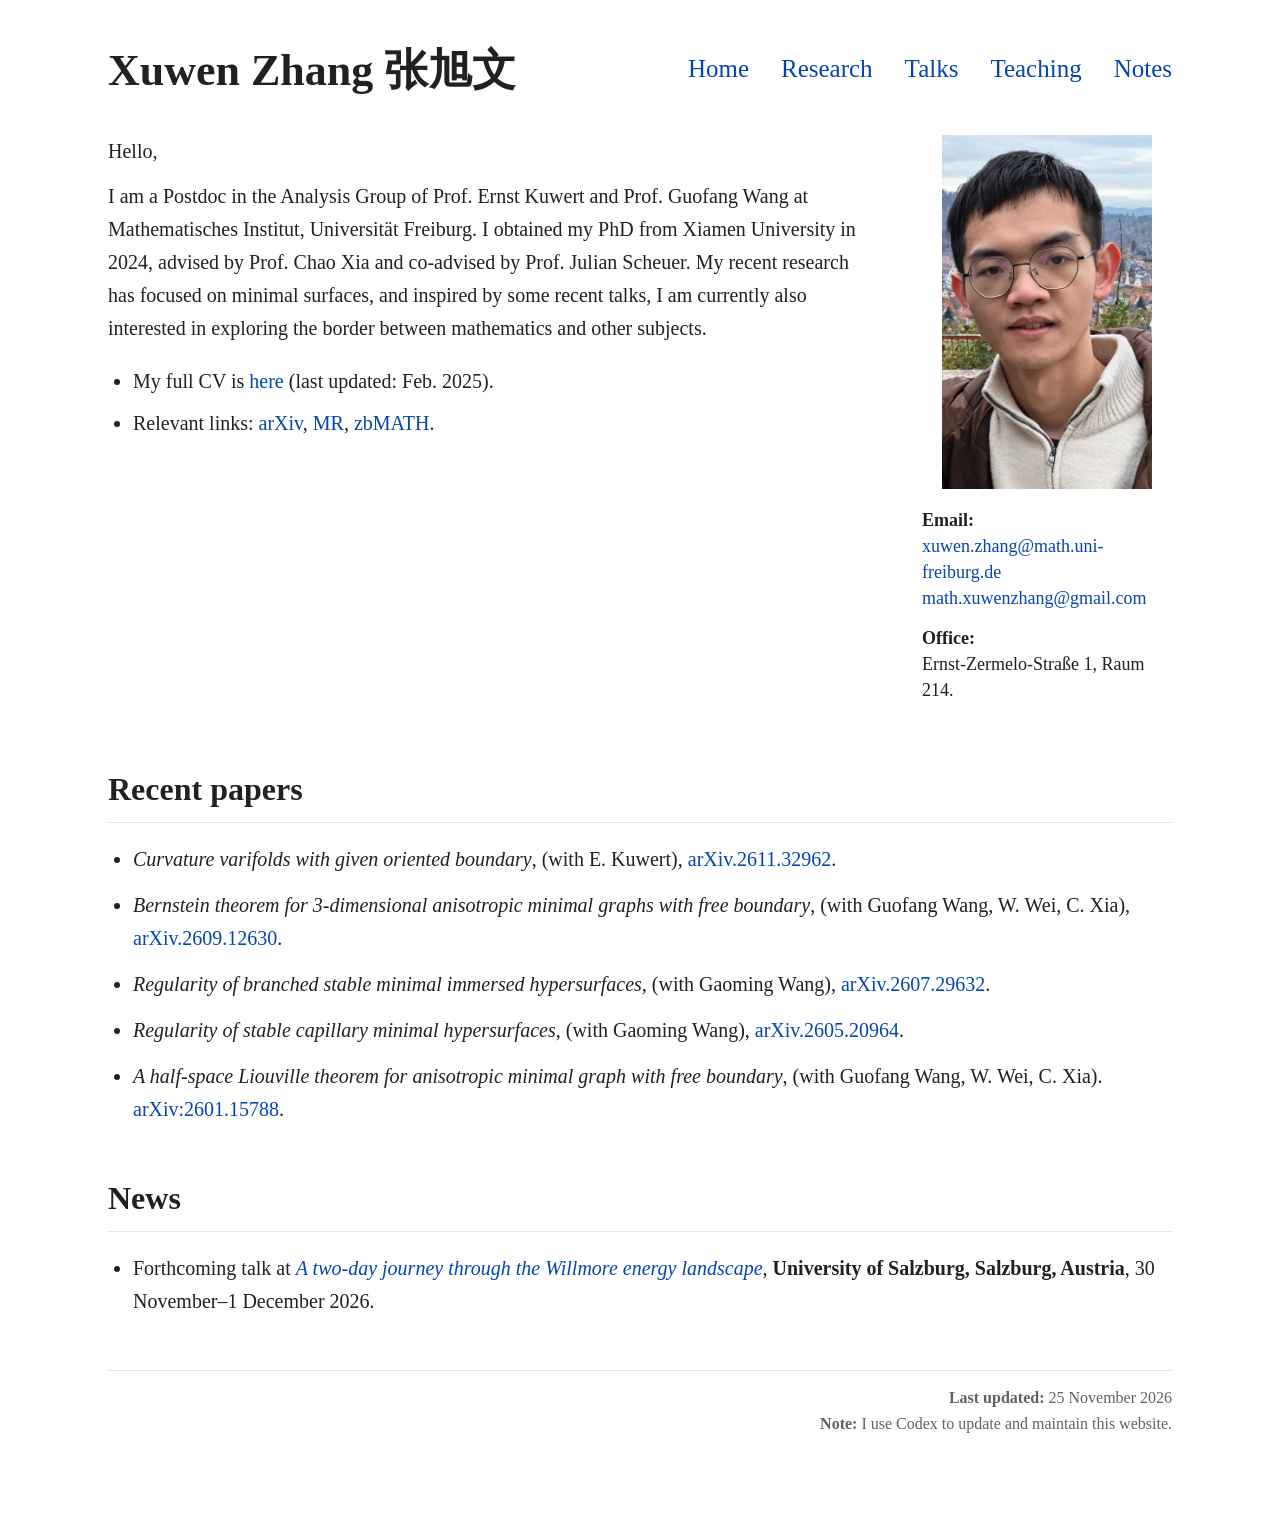
<file: index.html>
<!doctype html>
<html lang="en">
<head>
  <meta charset="utf-8">
  <meta name="viewport" content="width=device-width,initial-scale=1">
  <title>Xuwen Zhang</title>
  <meta property="og:title" content="Xuwen Zhang">
  <meta name="description" content="Academic homepage of Xuwen Zhang">
  <link rel="canonical" href="https://xuwenzhang-math.github.io/Homepage/">
  <meta name="google-site-verification" content="CP_xOHLN_2Qc_ff9yu6Xet6v6c0bFdJ3WgtHRIWADvY" />
  <link rel="stylesheet" href="styles.css?v=16">
</head>
<body>
<main class="wrap home-page">
  <header class="site-header">
    <h1>Xuwen Zhang 张旭文</h1>
    <nav aria-label="Primary navigation"><a href="index.html" aria-current="page">Home</a><a href="research.html">Research</a><a href="talks.html">Talks</a><a href="teaching.html">Teaching</a><a href="notes.html">Notes</a></nav>
  </header>

  <div class="home-grid">
    <section class="home-intro">
      <p>Hello,</p>
      <p>I am a Postdoc in the Analysis Group of Prof. Ernst Kuwert and Prof. Guofang Wang at Mathematisches Institut, Universität Freiburg. I obtained my PhD from Xiamen University in 2024, advised by Prof. Chao Xia and co-advised by Prof. Julian Scheuer. My recent research has focused on minimal surfaces, and inspired by some recent talks, I am currently also interested in exploring the border between mathematics and other subjects.</p>
      <ul class="compact">
        <li>My full CV is <a href="https://drive.google.com/file/d/1R2CEtG5HsLjewfDcXG5CNKNGyO59ofLx/view?usp=share_link">here</a> (last updated: Feb. 2025).</li>
        <li>Relevant links: <a href="https://arxiv.org/search/math?searchtype=author&amp;query=Zhang%2C+Xuwen">arXiv</a>, <a href="https://mathscinet.ams.org/mathscinet/2006/mathscinet/search/author.html?mrauthid=1551510">MR</a>, <a href="https://zbmath.org/authors/?q=ai%3Azhang.xuwen">zbMATH</a>.</li>
      </ul>
    </section>

    <aside class="profile-card" aria-label="Contact information">
      <img class="profile-photo" src="profile-2026-10-09.png" alt="Portrait of Xuwen Zhang" width="966" height="1628" decoding="async">
      <div class="profile-contact">
        <p><strong>Email:</strong><br><a href="mailto:xuwen.zhang@math.uni-freiburg.de">xuwen.zhang@math.uni-freiburg.de</a><br><a href="mailto:math.xuwenzhang@gmail.com">math.xuwenzhang@gmail.com</a></p>
        <p><strong>Office:</strong><br>Ernst-Zermelo-Straße 1, Raum 214.</p>
      </div>
    </aside>
  </div>

  <h2>Recent papers</h2>
  <ul class="pubs">
    <li><em>Curvature varifolds with given oriented boundary</em>, (with E. Kuwert), <a href="https://arxiv.org/abs/2611.32962">arXiv.2611.32962</a>.</li>
    <li><em>Bernstein theorem for 3-dimensional anisotropic minimal graphs with free boundary</em>, (with Guofang Wang, W. Wei, C. Xia), <a href="https://arxiv.org/abs/2609.12630">arXiv.2609.12630</a>.</li>
    <li><em>Regularity of branched stable minimal immersed hypersurfaces</em>, (with Gaoming Wang), <a href="https://doi.org/10.48550/arXiv.2607.29632">arXiv.2607.29632</a>.</li>
    <li><em>Regularity of stable capillary minimal hypersurfaces</em>, (with Gaoming Wang), <a href="https://doi.org/10.48550/arXiv.2605.20964">arXiv.2605.20964</a>.</li>
    <li><em>A half-space Liouville theorem for anisotropic minimal graph with free boundary</em>, (with Guofang Wang, W. Wei, C. Xia). <a href="https://doi.org/10.48550/arXiv.2601.15788">arXiv:2601.15788</a>.</li>
  </ul>

  <h2>News</h2>
  <ul class="compact">
    <li>Forthcoming talk at <a href="https://sites.google.com/view/willmore"><em>A two-day journey through the Willmore energy landscape</em></a>, <strong>University of Salzburg, Salzburg, Austria</strong>, 30 November–1 December 2026.</li>
  </ul>
  <footer class="page-meta">
    <p><strong>Last updated:</strong> 25 November 2026</p>
    <p><strong>Note:</strong> I use Codex to update and maintain this website.</p>
  </footer>
</main>
</body>
</html>
</file>
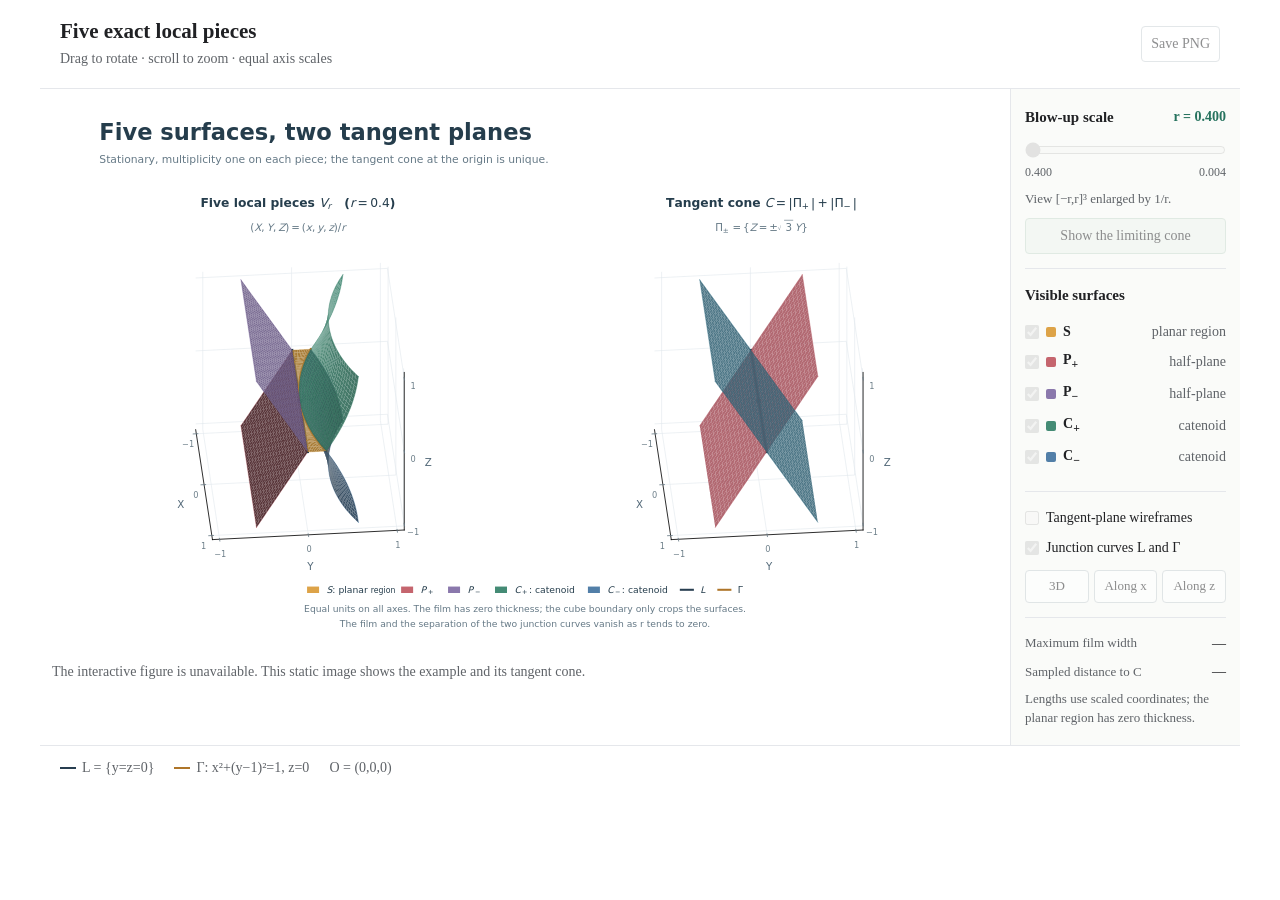
<file: figures/five-surfaces/index.html>
<!doctype html>
<html lang="en">
<head>
  <meta charset="utf-8">
  <meta name="viewport" content="width=device-width,initial-scale=1">
  <meta name="robots" content="noindex">
  <title>Five-surface varifold and its cross cone</title>
  <link rel="stylesheet" href="style.css">
  <script defer src="https://cdn.plot.ly/plotly-4.1.1.min.js"></script>
  <script defer src="geometry.js"></script>
  <script defer src="plot.js"></script>
</head>
<body>
  <main>
    <section class="figure-card" aria-label="Interactive three-dimensional figure">
      <div class="figure-top">
        <div><h1 id="plot-title">Five exact local pieces</h1><p>Drag to rotate · scroll to zoom · equal axis scales</p></div>
        <button id="download" class="quiet-button">Save PNG</button>
      </div>
      <div class="figure-body">
        <div class="plot-wrap">
          <div id="plot" role="img" aria-label="Five colored surfaces meeting along a line and a tangent circular seam."></div>
          <div id="fallback" hidden>
            <img src="five_surfaces_3d.svg" alt="The five surfaces and their unique two-plane tangent cone.">
            <p>The interactive figure is unavailable. This static image shows the example and its tangent cone.</p>
          </div>
          <noscript><img class="static-image" src="five_surfaces_3d.svg" alt="The five surfaces and their two-plane tangent cone."></noscript>
        </div>
        <aside class="controls" aria-label="Figure controls">
          <div class="control-group">
            <div class="scale-heading"><label for="scale">Blow-up scale</label><output id="scale-value">r = 0.400</output></div>
            <input id="scale" type="range" min="0" max="2" step="0.04" value="0" aria-describedby="scale-help">
            <div class="range-labels"><span>0.400</span><span>0.004</span></div>
            <p id="scale-help" class="help">View [−r,r]³ enlarged by 1/r.</p>
            <button id="limit" class="limit-button">Show the limiting cone</button>
          </div>
          <fieldset class="control-group surface-toggles">
            <legend>Visible surfaces</legend>
            <label><input type="checkbox" data-face="S" checked><span class="swatch film"></span><strong>S</strong><span>planar region</span></label>
            <label><input type="checkbox" data-face="Pplus" checked><span class="swatch pplus"></span><strong>P<sub>+</sub></strong><span>half-plane</span></label>
            <label><input type="checkbox" data-face="Pminus" checked><span class="swatch pminus"></span><strong>P<sub>−</sub></strong><span>half-plane</span></label>
            <label><input type="checkbox" data-face="Cplus" checked><span class="swatch cplus"></span><strong>C<sub>+</sub></strong><span>catenoid</span></label>
            <label><input type="checkbox" data-face="Cminus" checked><span class="swatch cminus"></span><strong>C<sub>−</sub></strong><span>catenoid</span></label>
          </fieldset>
          <div class="control-group view-controls">
            <label class="check-row"><input type="checkbox" id="tangent">Tangent-plane wireframes</label>
            <label class="check-row"><input type="checkbox" id="junctions" checked>Junction curves L and Γ</label>
            <div class="view-buttons" aria-label="Camera views">
              <button data-view="three" aria-label="Oblique three-dimensional view">3D</button>
              <button data-view="x" aria-label="View along the x axis">Along x</button>
              <button data-view="z" aria-label="View along the z axis">Along z</button>
            </div>
          </div>
          <dl class="metrics">
            <div><dt>Maximum film width</dt><dd id="film-width">—</dd></div>
            <div><dt>Sampled distance to C</dt><dd id="cone-distance">—</dd></div>
          </dl>
          <p class="help metric-help">Lengths use scaled coordinates; the planar region has zero thickness.</p>
        </aside>
      </div>
      <div class="figure-caption"><span><i class="line-swatch line-l"></i>L = {y=z=0}</span><span><i class="line-swatch line-g"></i>Γ: x²+(y−1)²=1, z=0</span><span>O = (0,0,0)</span></div>
    </section>
  </main>
</body>
</html>
</file>
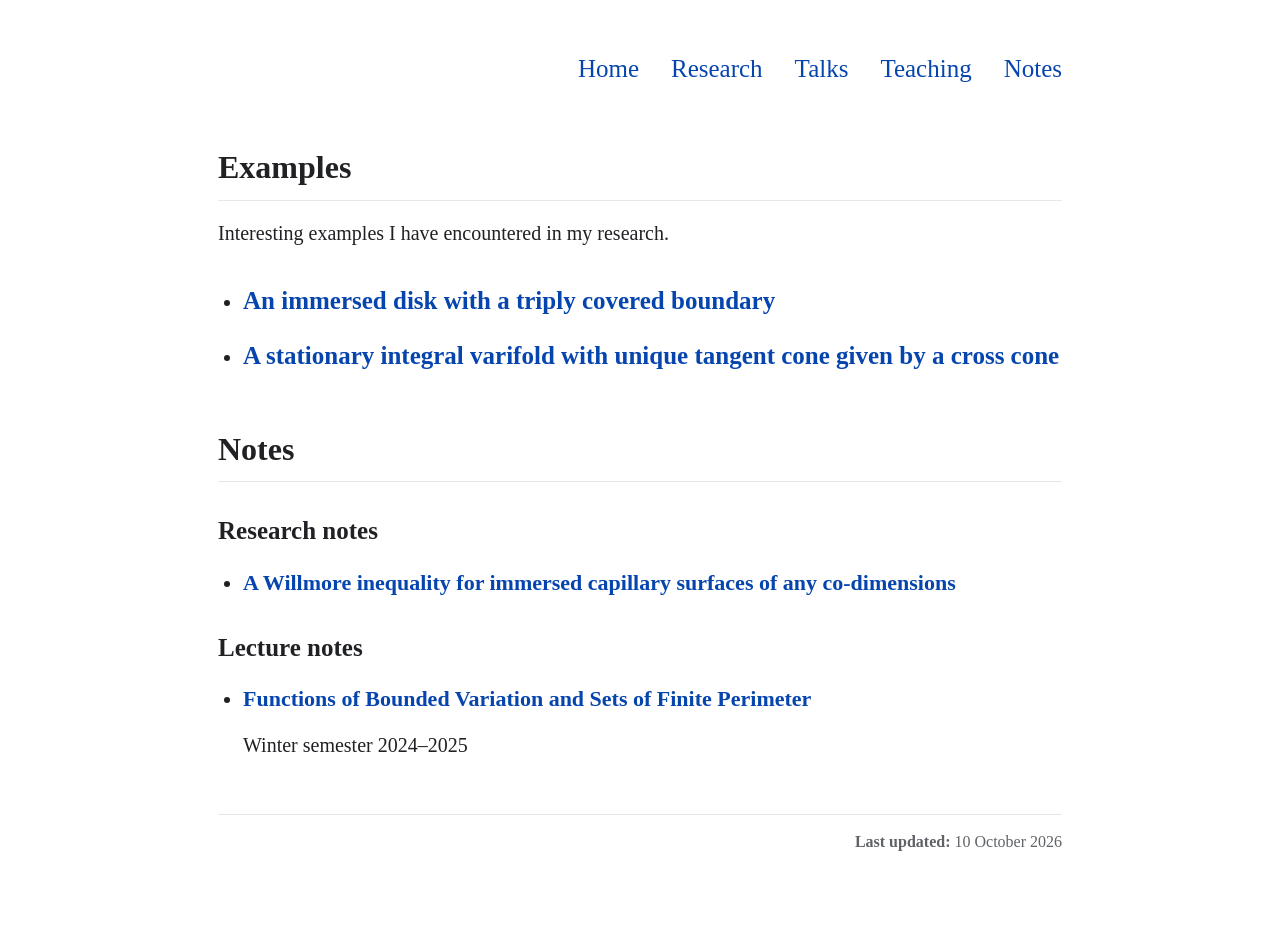
<file: notes.html>
<!doctype html>
<html lang="en">
<head>
  <meta charset="utf-8">
  <meta name="viewport" content="width=device-width,initial-scale=1">
  <title>Notes — Xuwen Zhang</title>
  <meta name="description" content="Mathematical examples, research notes, and lecture notes by Xuwen Zhang.">
  <link rel="canonical" href="https://xuwenzhang-math.github.io/Homepage/notes.html">
  <link rel="stylesheet" href="styles.css?v=15">
</head>
<body>
<main class="wrap">
  <header class="site-header">
    <nav aria-label="Primary navigation"><a href="index.html">Home</a><a href="research.html">Research</a><a href="talks.html">Talks</a><a href="teaching.html">Teaching</a><a href="notes.html" aria-current="page">Notes</a></nav>
  </header>
  <div class="notes-categories">
    <section aria-labelledby="examples">
      <h2 id="examples">Examples</h2>
      <p>Interesting examples I have encountered in my research.</p>
      <ul class="notes-items">
        <li id="immersed-disk-triple-boundary">
          <h3><a href="immersed-disk-triple-boundary.html">An immersed disk with a triply covered boundary</a></h3>
        </li>
        <li id="cross-cone-varifold">
          <h3><a href="cross-cone-varifold.html">A stationary integral varifold with unique tangent cone given by a cross cone</a></h3>
        </li>
      </ul>
    </section>
    <section aria-labelledby="teaching-notes">
      <h2 id="teaching-notes">Notes</h2>
      <section class="notes-subcategory" aria-labelledby="research-notes">
        <h3 id="research-notes">Research notes</h3>
        <ul class="notes-items">
          <li id="willmore-capillary-notes">
            <h4><a href="willmore-capillary-notes.html">A Willmore inequality for immersed capillary surfaces of any co-dimensions</a></h4>
          </li>
        </ul>
      </section>
      <section class="notes-subcategory" aria-labelledby="lecture-notes">
        <h3 id="lecture-notes">Lecture notes</h3>
        <ul class="notes-items">
          <li id="bv-teaching-notes">
            <h4><a href="https://sites.google.com/view/xuwenzhang/teaching/functions-of-bounded-variation-sets-of-finite-perimeter">Functions of Bounded Variation and Sets of Finite Perimeter</a></h4>
            <p>Winter semester 2024–2025</p>
          </li>
        </ul>
      </section>
    </section>
  </div>
  <footer class="page-meta"><p><strong>Last updated:</strong> 10 October 2026</p></footer>
</main>
</body>
</html>
</file>
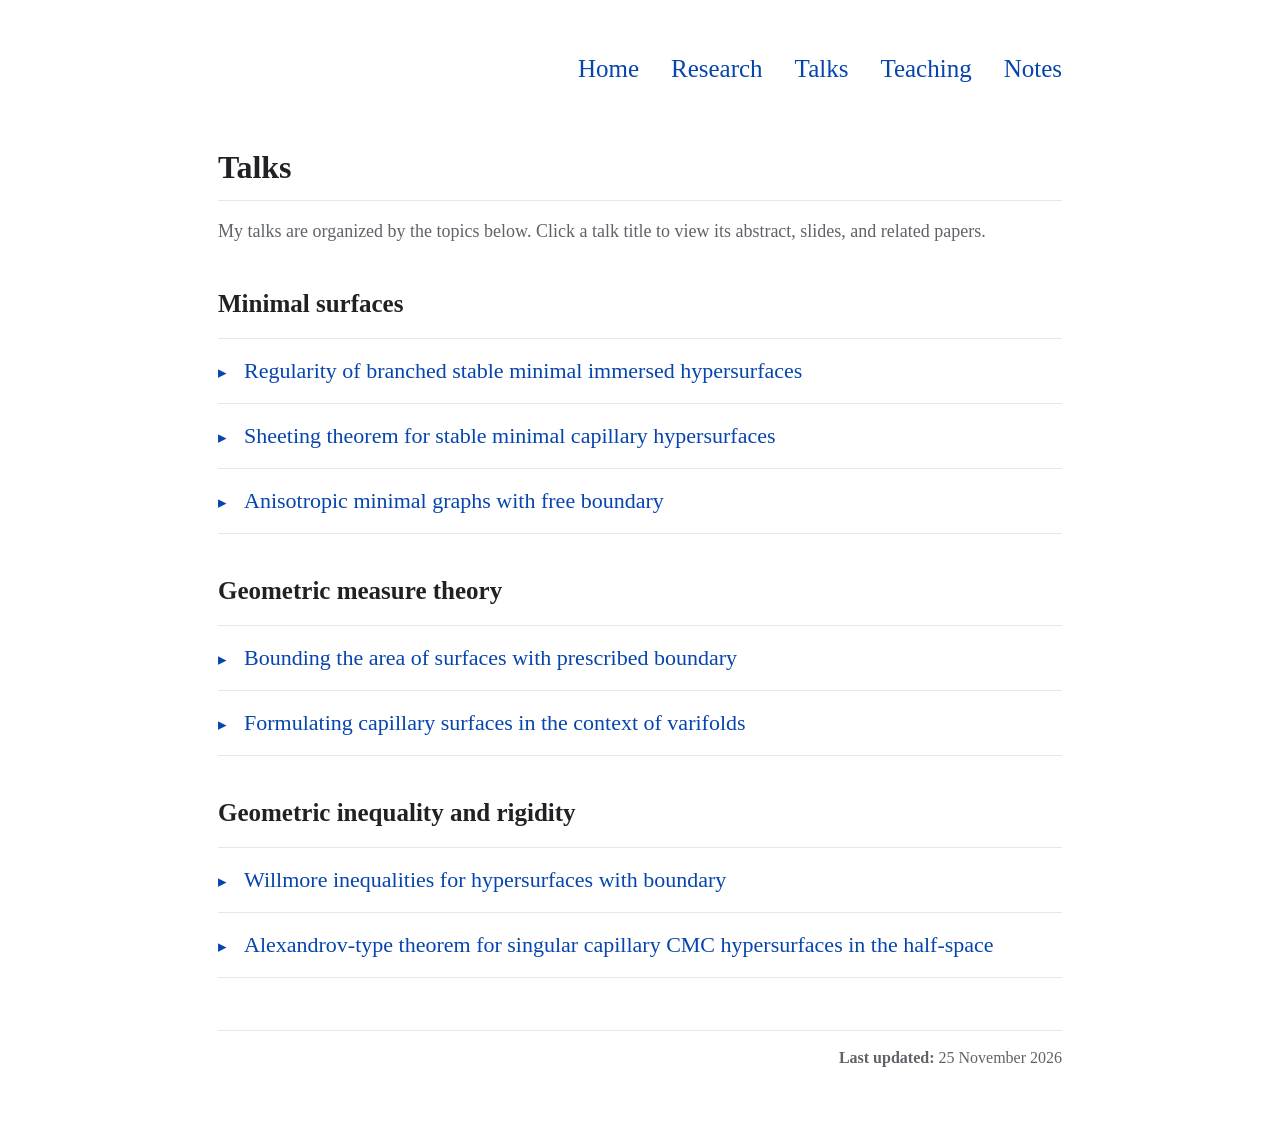
<file: talks.html>
<!doctype html>
<html lang="en">
<head>
  <meta charset="utf-8">
  <meta name="viewport" content="width=device-width,initial-scale=1">
  <title>Talks — Xuwen Zhang</title>
  <meta name="description" content="Talks by Xuwen Zhang, organized by research topic, with abstracts, related papers, and slides to browse on this page.">
  <link rel="canonical" href="https://xuwenzhang-math.github.io/Homepage/talks.html">
  <link rel="stylesheet" href="styles.css?v=15">
  <link rel="stylesheet" href="talks.css?v=3">
  <script type="module" src="talk-slides.js?v=1"></script>
</head>
<body>
<main class="wrap talks-page">
  <header class="site-header">
    <nav aria-label="Primary navigation"><a href="index.html">Home</a><a href="research.html">Research</a><a href="talks.html" aria-current="page">Talks</a><a href="teaching.html">Teaching</a><a href="notes.html">Notes</a></nav>
  </header>
  <h2>Talks</h2>
  <p class="talks-intro">My talks are organized by the topics below. Click a talk title to view its abstract, slides, and related papers.</p>

  <section class="talk-category" aria-labelledby="minimal-surfaces">
    <h3 id="minimal-surfaces">Minimal surfaces</h3>

    <details class="talk-topic" id="branched-stable-minimal-hypersurfaces">
      <summary><span>Regularity of branched stable minimal immersed hypersurfaces</span></summary>
      <div class="talk-content">
        <p><strong>Abstract.</strong> This talk concerns regularity and the structure of singularities for stable minimal immersions that may branch. We discuss sharp bounds on the size of the non-branch singular set, sheeting results used to obtain these bounds, and examples showing their optimality. This is joint work with Gaoming Wang (BIMSA).</p>
        <div class="talk-papers">
          <p><strong>Related paper.</strong></p>
          <ul>
            <li><a href="https://doi.org/10.48550/arXiv.2607.29632" target="_blank" rel="noopener">Regularity of branched stable minimal immersed hypersurfaces</a> <span class="paper-meta">(<a href="https://arxiv.org/abs/2607.29632" target="_blank" rel="noopener">arXiv:2607.29632</a>)</span></li>
          </ul>
        </div>
        <p class="talk-venues-label"><strong>Presented at.</strong></p>
        <ul class="talk-venues">
          <li><a href="https://uni-freiburg.de/irtg3132/workshop-calculus-of-variations-on-the-lake/">Calculus of Variations on the Lake</a>, Chiemsee · 18 August 2026</li>
        </ul>
        <div class="embedded-slides">
          <div class="slide-toolbar"><strong>Slides</strong><a href="https://drive.google.com/file/d/1HbRBALIB1_97ZFvCHTEyKKWSD2giXwoi/view?usp=sharing" target="_blank" rel="noopener">Open PDF ↗</a></div>
          <iframe data-src="https://drive.google.com/file/d/1HbRBALIB1_97ZFvCHTEyKKWSD2giXwoi/preview" title="Slides: Regularity of branched stable minimal immersed hypersurfaces" allow="fullscreen" loading="lazy"></iframe>
          <noscript><p class="slide-status">Read the slides using the Open PDF link above.</p></noscript>
        </div>
      </div>
    </details>

    <details class="talk-topic" id="sheeting-theorem">
      <summary><span>Sheeting theorem for stable minimal capillary hypersurfaces</span></summary>
      <div class="talk-content">
        <p><strong>Abstract.</strong> Stable minimal hypersurfaces are a classical subject in geometric analysis. In this talk, we discuss recent progress on stable minimal hypersurfaces with capillary boundary conditions. In particular, we extend the celebrated sheeting theorem of Schoen-Simon to this class of hypersurfaces, which is valid for any contact angle <span class="nowrap">θ ∈ (0, π)</span>. This is a joint work with Gaoming Wang (BIMSA).</p>
        <div class="talk-papers">
          <p><strong>Related paper.</strong></p>
          <ul>
            <li><a href="https://doi.org/10.48550/arXiv.2605.20964" target="_blank" rel="noopener">Regularity of stable capillary minimal hypersurfaces</a> <span class="paper-meta">(<a href="https://arxiv.org/abs/2605.20964" target="_blank" rel="noopener">arXiv:2605.20964</a>)</span></li>
          </ul>
        </div>
        <p class="talk-venues-label"><strong>Presented at.</strong></p>
        <ul class="talk-venues">
          <li><a href="gbu-sheeting-theorem-poster.jpg" target="_blank" rel="noopener">GBU Geometric Analysis and PDE seminar</a>, online · 31 July 2026</li>
          <li><a href="https://www.differentialgeometrie.uni-hannover.de/aktivitaeten/oberseminar-und-forschungsseminar/oberseminar">Differential Geometry seminar</a>, Leibniz University Hannover · 16 July 2026 · 1-hour blackboard talk</li>
          <li><a href="https://suddeutsches-kolloquium.squarespace.com/">43rd Süddeutsches Kolloquium</a>, University of Tübingen · 8 May 2026</li>
        </ul>
        <div class="slide-viewer" data-pdf="sheeting-theorem-slides.pdf" role="region" aria-label="Sheeting theorem slides" tabindex="0">
          <div class="slide-toolbar">
            <div class="slide-pagination">
              <button type="button" data-prev disabled aria-label="Previous slide">← Previous</button>
              <label class="slide-page-label">Page <input type="number" data-page value="1" min="1" max="44" step="1" inputmode="numeric" aria-label="Slide page number" disabled> <span>of <span data-page-count>44</span></span></label>
              <button type="button" data-next disabled aria-label="Next slide">Next →</button>
            </div>
            <a href="sheeting-theorem-slides.pdf" target="_blank" rel="noopener">Open PDF ↗</a>
          </div>
          <p class="slide-status" data-status role="status" aria-live="polite">Slides load when this topic is opened.</p>
          <div class="slide-stage" data-stage hidden>
            <canvas data-canvas role="img" aria-label="Slide 1 of 44"></canvas>
          </div>
          <noscript><p class="slide-status">Read the slides using the Open PDF link above.</p></noscript>
        </div>
      </div>
    </details>

    <details class="talk-topic" id="anisotropic-minimal-graphs">
      <summary><span>Anisotropic minimal graphs with free boundary</span></summary>
      <div class="talk-content">
        <p class="talk-abstract" data-abstract-source="https://www.bimsa.cn/talk/45971.html"><strong>Abstract.</strong> Minimal surface equation is a classical topic in Geometric Analysis and PDEs. In this talk, we discuss recent progress on anisotropic minimal surface equation, and prove the following Liouville-type theorem: any anisotropic minimal graph with free boundary in the half-space must be flat, provided that the graph function has at most one-side linear growth. The linear growth assumption is sharp, in view of the recent examples constructed in <span class="abstract-citation">[Connor Mooney and Yang Yang: “<a href="https://doi.org/10.1007/s00222-023-01222-4" target="_blank" rel="noopener" style="color:inherit">The anisotropic Bernstein problem</a>”, Invent. Math. 235.1 (2024), pp. 211–232.]</span> This is a joint work with Guofang Wang, Wei Wei, and Chao Xia.</p>
        <div class="talk-papers">
          <p><strong>Related papers.</strong></p>
          <ul>
            <li><a href="https://doi.org/10.48550/arXiv.2601.15788" target="_blank" rel="noopener">A half-space Liouville theorem for anisotropic minimal graph with free boundary</a> <span class="paper-meta">(<a href="https://arxiv.org/abs/2601.15788" target="_blank" rel="noopener">arXiv:2601.15788</a>; <a href="https://doi.org/10.1007/s00205-026-02196-2" target="_blank" rel="noopener">journal</a>)</span></li>
            <li><a href="https://arxiv.org/abs/2609.12630" target="_blank" rel="noopener">Bernstein theorem for 3-dimensional anisotropic minimal graphs with free boundary</a> <span class="paper-meta">(<a href="https://arxiv.org/abs/2609.12630" target="_blank" rel="noopener">arXiv:2609.12630</a>)</span></li>
            <li><a href="https://doi.org/10.48550/arXiv.2506.03417" target="_blank" rel="noopener">Half-space Liouville-type theorems for minimal graphs with capillary boundary</a> <span class="paper-meta">(<a href="https://arxiv.org/abs/2506.03417" target="_blank" rel="noopener">arXiv:2506.03417</a>; <a href="https://doi.org/10.1016/j.jfa.2026.111366" target="_blank" rel="noopener">journal</a>)</span></li>
          </ul>
        </div>
        <p class="talk-venues-label"><strong>Presented at.</strong></p>
        <ul class="talk-venues">
          <li><a href="https://www.bimsa.cn/talk/45971.html">BIMSA Lecture</a>, BIMSA · 25 March 2026</li>
          <li>Seminar, Beijing Jiaotong University, Beijing · March 2026</li>
          <li><a href="https://jintian111.github.io/Jintian.github.io/seminar25Autumn.html">Peking-Westlake Geometric Analysis Seminar</a>, online · 16 December 2025</li>
          <li><a href="https://www.math.uni-freiburg.de/wochenprogramm/de/vortragsreihe/alle/20251103/20251110">Projektseminar Geometrische Analysis</a>, University of Freiburg · 4 November 2025 · 1.5-hour blackboard talk</li>
          <li><a href="https://sites.google.com/view/geometric-pdes-freiburg2025/home">Geometric PDEs in Freiburg 2025</a>, University of Freiburg · 4 August 2025</li>
        </ul>
        <div class="embedded-slides">
          <div class="slide-toolbar"><strong>Slides</strong><a href="https://drive.google.com/file/d/16W18stCYfvXAeaknbj4slu508T0HJAjn/view?usp=share_link" target="_blank" rel="noopener">Open PDF ↗</a></div>
          <iframe data-src="https://drive.google.com/file/d/16W18stCYfvXAeaknbj4slu508T0HJAjn/preview" title="Slides: Anisotropic minimal graphs with free boundary" allow="fullscreen" loading="lazy"></iframe>
          <noscript><p class="slide-status">Read the slides using the Open PDF link above.</p></noscript>
        </div>
      </div>
    </details>
  </section>

  <section class="talk-category" aria-labelledby="geometric-measure-theory">
    <h3 id="geometric-measure-theory">Geometric measure theory</h3>

    <details class="talk-topic" id="bounding-area-prescribed-boundary">
      <summary><span>Bounding the area of surfaces with prescribed boundary</span></summary>
      <div class="talk-content">
        <p class="talk-abstract" data-abstract-source="https://math.pku.edu.cn/kxyj/xsbg/tlb/geometricanalysis/171874.htm"><strong>Abstract.</strong> Given an (<em>m</em>-1)-dimensional, embedded, compact submanifold Γ in ℝ<sup><em>n</em></sup>, consider any compact, immersed <em>m</em>-dimensional submanifold whose boundary is exactly given by Γ. In this talk, we show how the area of such an <em>m</em>-submanifold is controlled in terms of its curvature energy. The talk is based on joint work with Ernst Kuwert.</p>
        <p class="talk-venues-label"><strong>Presented at.</strong></p>
        <ul class="talk-venues">
          <li><a href="https://tianyuan.xmu.edu.cn/activities/26-27/20260330/index.html">2026 Xiamen International Conference on Geometric Analysis</a>, Xiamen · 2 April 2026</li>
          <li><a href="https://math.seu.edu.cn/2026/0317/c16339a558392/page.htm">Seminar, Southeast University</a>, Nanjing · 20 March 2026 · 3-hour blackboard talk</li>
          <li><a href="https://cfmc.ustc.edu.cn/2026/0325/c34181a724093/page.htm">2026 Geometric Analysis Spring Conference</a>, USTC, Hefei · 18 March 2026</li>
          <li><a href="https://math.pku.edu.cn/kxyj/xsbg/tlb/geometricanalysis/171874.htm">Geometric Analysis Seminar, Peking University</a>, Beijing · 10 March 2026 · 3-hour blackboard talk</li>
          <li>Seminar, Tsinghua University, Beijing · March 2026 · 3-hour blackboard talk</li>
          <li><a href="https://pagine.dm.unipi.it/berselli/meeting2026/">Retreat: Pisa, 17.-19.02.2026</a>, University of Pisa, Pisa · 18 February 2026</li>
          <li><a href="https://www.math.uni-freiburg.de/wochenprogramm/en/vortragsreihe/alle/20250401/20251001">Projektseminar Geometrische Analysis</a>, University of Freiburg · 3 June &amp; 8 July 2025 · Blackboard talks (3 hours total)</li>
        </ul>
        <div class="slide-viewer" data-pdf="bounding-area-prescribed-boundary-slides.pdf" role="region" aria-label="Bounding the area of surfaces with prescribed boundary slides" tabindex="0">
          <div class="slide-toolbar">
            <div class="slide-pagination">
              <button type="button" data-prev disabled aria-label="Previous slide">← Previous</button>
              <label class="slide-page-label">Page <input type="number" data-page value="1" min="1" max="44" step="1" inputmode="numeric" aria-label="Slide page number" disabled> <span>of <span data-page-count>44</span></span></label>
              <button type="button" data-next disabled aria-label="Next slide">Next →</button>
            </div>
            <a href="bounding-area-prescribed-boundary-slides.pdf" target="_blank" rel="noopener">Open PDF ↗</a>
          </div>
          <p class="slide-status" data-status role="status" aria-live="polite">Slides load when this topic is opened.</p>
          <div class="slide-stage" data-stage hidden>
            <canvas data-canvas role="img" aria-label="Slide 1 of 44"></canvas>
          </div>
          <noscript><p class="slide-status">Read the slides using the Open PDF link above.</p></noscript>
        </div>
      </div>
    </details>

    <details class="talk-topic" id="capillary-surfaces-varifolds">
      <summary><span>Formulating capillary surfaces in the context of varifolds</span></summary>
      <div class="talk-content">
        <p class="talk-abstract" data-abstract-source="https://www.math.uni-freiburg.de/wochenprogramm/en/vortragsreihe/GeoAna/20231204/20231211"><strong>Abstract.</strong> Capillary surface is a fundamental geometric object, describing a particular boundary behavior of surface in a given container. In some recent works <span class="abstract-citation">[Takashi Kagaya and Yoshihiro Tonegawa: “<a href="https://doi.org/10.32917/hmj/1499392823" target="_blank" rel="noopener" style="color:inherit">A fixed contact angle condition for varifolds</a>”, Hiroshima Math. J. 47.2 (2017), pp. 139–153.]</span> and <span class="abstract-citation">[Luigi De Masi and Guido De Philippis: “<a href="https://doi.org/10.48550/arXiv.2111.09913" target="_blank" rel="noopener" style="color:inherit">Min-max construction of minimal surfaces with a fixed angle at the boundary</a>”, arXiv:2111.09913 (2021).]</span>, weak capillary surfaces are formulated, using the language of varifolds, and named ”pair of varifolds with fixed contact angle condition”.</p>
        <p class="talk-abstract">In this talk, we will discuss some recent development in this direction, and prove a strong boundary maximum principle for a specific class of pairs of varifolds with fixed contact angle, which generalizes the boundary maximum principle for free boundary varifolds in <span class="abstract-citation">[Martin Man-chun Li and Xin Zhou: “<a href="https://doi.org/10.4310/CAG.2021.v29.n6.a7" target="_blank" rel="noopener" style="color:inherit">A maximum principle for free boundary minimal varieties of arbitrary codimension</a>”, Comm. Anal. Geom. 29.6 (2021), pp. 1509–1521.]</span> The similar results in the context of rectifiable cones will be discussed as well. If time permits, we will also discuss some applications of the weak formulation, including the establishment of the Simon-type monotonicity identities as well as the Li-Yau-type inequalities.</p>
        <div class="talk-papers">
          <p><strong>Related papers.</strong></p>
          <ul>
            <li><a href="https://doi.org/10.48550/arXiv.2205.07643" target="_blank" rel="noopener">A boundary maximum principle for stationary pair of varifolds with fixed contact angle</a> <span class="paper-meta">(<a href="https://arxiv.org/abs/2205.07643" target="_blank" rel="noopener">arXiv:2205.07643</a>; <a href="https://doi.org/10.1017/S0013091524000026" target="_blank" rel="noopener">journal</a>)</span></li>
            <li><a href="https://doi.org/10.48550/arXiv.2503.19052" target="_blank" rel="noopener">Varifolds with capillary boundary</a> <span class="paper-meta">(<a href="https://arxiv.org/abs/2503.19052" target="_blank" rel="noopener">arXiv:2503.19052</a>)</span></li>
          </ul>
        </div>
        <p class="talk-venues-label"><strong>Presented at.</strong></p>
        <ul class="talk-venues">
          <li><a href="https://www.math.uni-freiburg.de/wochenprogramm/en/vortragsreihe/GeoAna/20231204/20231211">Advanced Seminar Geometric Analysis</a>, University of Freiburg · 5 December 2023</li>
        </ul>
        <div class="slide-viewer" data-pdf="capillary-varifolds-slides.pdf" role="region" aria-label="Capillary surfaces and varifolds slides" tabindex="0">
          <div class="slide-toolbar">
            <div class="slide-pagination">
              <button type="button" data-prev disabled aria-label="Previous slide">← Previous</button>
              <label class="slide-page-label">Page <input type="number" data-page value="1" min="1" max="79" step="1" inputmode="numeric" aria-label="Slide page number" disabled> <span>of <span data-page-count>79</span></span></label>
              <button type="button" data-next disabled aria-label="Next slide">Next →</button>
            </div>
            <a href="capillary-varifolds-slides.pdf" target="_blank" rel="noopener">Open PDF ↗</a>
          </div>
          <p class="slide-status" data-status role="status" aria-live="polite">Slides load when this topic is opened.</p>
          <div class="slide-stage" data-stage hidden>
            <canvas data-canvas role="img" aria-label="Slide 1 of 79"></canvas>
          </div>
          <noscript><p class="slide-status">Read the slides using the Open PDF link above.</p></noscript>
        </div>
      </div>
    </details>
  </section>

  <section class="talk-category" aria-labelledby="geometric-inequality-and-rigidity">
    <h3 id="geometric-inequality-and-rigidity">Geometric inequality and rigidity</h3>

    <details class="talk-topic" id="willmore-inequalities-boundary">
      <summary><span>Willmore inequalities for hypersurfaces with boundary</span></summary>
      <div class="talk-content">
        <p><strong>Abstract.</strong> We discuss extensions of the classical Willmore inequality to hypersurfaces with boundary. The first part concerns sharp inequalities for embedded hypersurfaces in unbounded convex domains under suitable boundary angle conditions, including anisotropic versions and their rigidity cases. The second part considers capillary immersions of surfaces in the half-space and the unit ball. Using Simon-type monotonicity identities, we obtain Li–Yau-type inequalities and sharp lower bounds for the Willmore energy, together with rigidity and embeddedness consequences, under a nonnegative winding-number assumption. This talk is based on joint works with Xiaohan Jia, Guofang Wang, and Chao Xia.</p>
        <div class="talk-papers">
          <p><strong>Related papers.</strong></p>
          <ul>
            <li><a href="https://doi.org/10.48550/arXiv.2409.03321" target="_blank" rel="noopener">Willmore-type inequality in unbounded convex sets</a> <span class="paper-meta">(<a href="https://arxiv.org/abs/2409.03321" target="_blank" rel="noopener">arXiv:2409.03321</a>; <a href="https://londmathsoc.onlinelibrary.wiley.com/doi/10.1112/jlms.70105" target="_blank" rel="noopener">journal</a>)</span></li>
            <li><a href="https://doi.org/10.48550/arXiv.2409.03314" target="_blank" rel="noopener">Monotonicity formulas for capillary surfaces</a> <span class="paper-meta">(<a href="https://arxiv.org/abs/2409.03314" target="_blank" rel="noopener">arXiv:2409.03314</a>; <a href="https://doi.org/10.1016/j.matpur.2025.103802" target="_blank" rel="noopener">journal</a>)</span></li>
          </ul>
        </div>
        <p class="talk-venues-label"><strong>Presented at.</strong></p>
        <ul class="talk-venues">
          <li><a href="https://sites.google.com/view/dgga2024/home">Differential Geometry &amp; Geometric Analysis (DGGA 2024)</a>, Freiburg im Breisgau · 9 September 2024</li>
        </ul>
        <div class="slide-viewer" data-pdf="willmore-inequalities-boundary-slides.pdf" role="region" aria-label="Willmore inequalities slides" tabindex="0">
          <div class="slide-toolbar">
            <div class="slide-pagination">
              <button type="button" data-prev disabled aria-label="Previous slide">← Previous</button>
              <label class="slide-page-label">Page <input type="number" data-page value="1" min="1" max="74" step="1" inputmode="numeric" aria-label="Slide page number" disabled> <span>of <span data-page-count>74</span></span></label>
              <button type="button" data-next disabled aria-label="Next slide">Next →</button>
            </div>
            <a href="willmore-inequalities-boundary-slides.pdf" target="_blank" rel="noopener">Open PDF ↗</a>
          </div>
          <p class="slide-status" data-status role="status" aria-live="polite">Slides load when this topic is opened.</p>
          <div class="slide-stage" data-stage hidden>
            <canvas data-canvas role="img" aria-label="Slide 1 of 74"></canvas>
          </div>
          <noscript><p class="slide-status">Read the slides using the Open PDF link above.</p></noscript>
        </div>
      </div>
    </details>

    <details class="talk-topic" id="alexandrov-singular-capillary-cmc">
      <summary><span>Alexandrov-type theorem for singular capillary CMC hypersurfaces in the half-space</span></summary>
      <div class="talk-content">
        <p class="talk-abstract" data-abstract-source="https://www.fb12.uni-frankfurt.de/123218835/Oberseminar_Geometrische_Analysis"><strong>Abstract.</strong> Alexandrov theorem is a fundamental geometric result, describing the rigidity of closed embedded CMC hypersurfaces. A recent beautiful work <span class="abstract-citation">[Matias Gonzalo Delgadino and Francesco Maggi: “Alexandrov's theorem revisited”, Anal. PDE 12.6 (2019), pp. 1613–1642.]</span> extends this classical theorem to the sets of finite perimeter setting. In this talk, we consider the rigidity of capillary CMC hypersurfaces in the upper half-space, and extends this result to the sets of finite perimeter setting under certain regularity assumptions.</p>
        <div class="talk-papers">
          <p><strong>Related papers.</strong></p>
          <ul>
            <li><a href="https://doi.org/10.48550/arXiv.2304.01735" target="_blank" rel="noopener">Alexandrov-type theorem for singular capillary CMC hypersurfaces in the half-space</a> <span class="paper-meta">(<a href="https://arxiv.org/abs/2304.01735" target="_blank" rel="noopener">arXiv:2304.01735</a>)</span></li>
            <li><a href="https://doi.org/10.48550/arXiv.2209.13839" target="_blank" rel="noopener">Heintze-Karcher inequality and capillary hypersurfaces in a wedge</a> <span class="paper-meta">(<a href="https://arxiv.org/abs/2209.13839" target="_blank" rel="noopener">arXiv:2209.13839</a>; <a href="https://doi.org/10.2422/2036-2145.202212_001" target="_blank" rel="noopener">journal</a>)</span></li>
            <li><a href="https://doi.org/10.48550/arXiv.2211.02913" target="_blank" rel="noopener">Alexandrov's theorem for anisotropic capillary hypersurfaces in the half-space</a> <span class="paper-meta">(<a href="https://arxiv.org/abs/2211.02913" target="_blank" rel="noopener">arXiv:2211.02913</a>; <a href="https://doi.org/10.1007/s00205-023-01861-0" target="_blank" rel="noopener">journal (OA)</a>)</span></li>
          </ul>
        </div>
        <p class="talk-venues-label"><strong>Presented at.</strong></p>
        <ul class="talk-venues">
          <li><a href="https://www.fb12.uni-frankfurt.de/123218835/Oberseminar_Geometrische_Analysis">Oberseminar Geometrische Analysis</a>, Goethe University Frankfurt · 12 April 2023</li>
        </ul>
        <div class="slide-viewer" data-pdf="alexandrov-capillary-cmc-slides.pdf?v=20261120" role="region" aria-label="Alexandrov theorem slides" tabindex="0">
          <div class="slide-toolbar">
            <div class="slide-pagination">
              <button type="button" data-prev disabled aria-label="Previous slide">← Previous</button>
              <label class="slide-page-label">Page <input type="number" data-page value="1" min="1" max="44" step="1" inputmode="numeric" aria-label="Slide page number" disabled> <span>of <span data-page-count>44</span></span></label>
              <button type="button" data-next disabled aria-label="Next slide">Next →</button>
            </div>
            <a href="alexandrov-capillary-cmc-slides.pdf?v=20261120" target="_blank" rel="noopener">Open PDF ↗</a>
          </div>
          <p class="slide-status" data-status role="status" aria-live="polite">Slides load when this topic is opened.</p>
          <div class="slide-stage" data-stage hidden>
            <canvas data-canvas role="img" aria-label="Slide 1 of 44"></canvas>
          </div>
          <noscript><p class="slide-status">Read the slides using the Open PDF link above.</p></noscript>
        </div>
      </div>
    </details>
  </section>

  <footer class="page-meta"><p><strong>Last updated:</strong> 25 November 2026</p></footer>
</main>
</body>
</html>
</file>
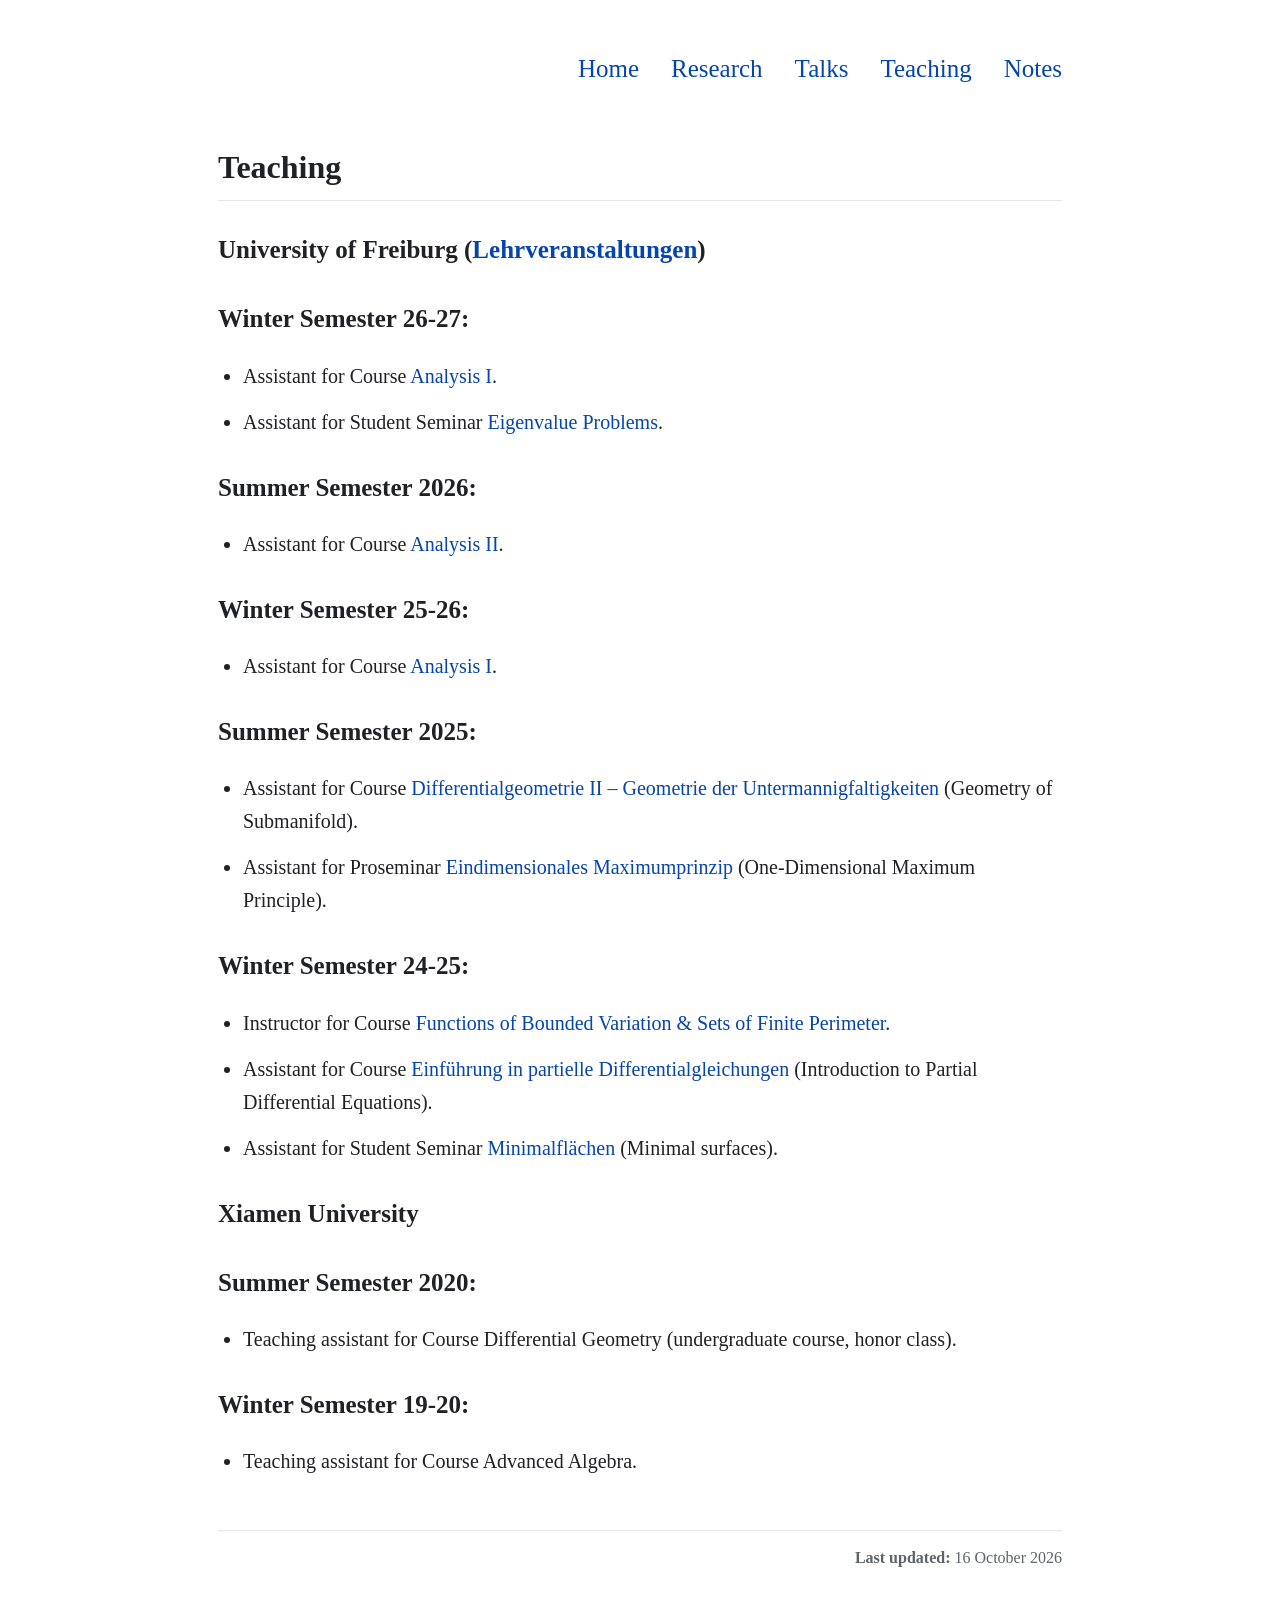
<file: teaching.html>
<!doctype html>
<html lang="en">
<head>
  <meta charset="utf-8">
  <meta name="viewport" content="width=device-width,initial-scale=1">
  <title>Teaching — Xuwen Zhang</title>
  <link rel="canonical" href="https://xuwenzhang-math.github.io/Homepage/teaching.html">
  <link rel="stylesheet" href="styles.css?v=10">
</head>
<body>
<main class="wrap">
  <header class="site-header">
    <nav aria-label="Primary navigation"><a href="index.html">Home</a><a href="research.html">Research</a><a href="talks.html">Talks</a><a href="teaching.html" aria-current="page">Teaching</a><a href="notes.html">Notes</a></nav>
  </header>
  <h2>Teaching</h2>
  <h3>University of Freiburg (<a href="https://www.math.uni-freiburg.de/nlehre/de/lehrveranstaltungen/personen/667ed2275091e380a201b138/">Lehrveranstaltungen</a>)</h3>
  <h3>Winter Semester 26-27:</h3>
  <ul class="pubs">
    <li>Assistant for Course <a href="https://home.mathematik.uni-freiburg.de/analysis/2026_WiSe_Analysis1/index.html">Analysis I</a>.</li>
    <li>Assistant for Student Seminar <a href="https://home.mathematik.uni-freiburg.de/analysis/2026_WiSe_Seminar_Eigenvalue/index.html">Eigenvalue Problems</a>.</li>
  </ul>
  <h3>Summer Semester 2026:</h3>
  <ul class="pubs">
    <li>Assistant for Course <a href="https://home.mathematik.uni-freiburg.de/analysis/2026_SoSe_Analysis2/index.html">Analysis II</a>.</li>
  </ul>
  <h3>Winter Semester 25-26:</h3>
  <ul class="pubs">
    <li>Assistant for Course <a href="https://home.mathematik.uni-freiburg.de/analysis/2025_WiSe_Lehre/2025_WiSe_Analysis1/">Analysis I</a>.</li>
  </ul>
  <h3>Summer Semester 2025:</h3>
  <ul class="pubs">
    <li>Assistant for Course <a href="https://home.mathematik.uni-freiburg.de/analysis/2025_SoSe_Lehre/2025_SoSe_Differentialgeometrie%20II/index.html">Differentialgeometrie II – Geometrie der Untermannigfaltigkeiten</a> (Geometry of Submanifold).</li>
    <li>Assistant for Proseminar <a href="https://home.mathematik.uni-freiburg.de/analysis/2025_SoSe_Lehre/2025_SoSe_Proseminar_Maximumprinzip/index.html">Eindimensionales Maximumprinzip</a> (One-Dimensional Maximum Principle).</li>
  </ul>
  <h3>Winter Semester 24-25:</h3>
  <ul class="pubs">
    <li>Instructor for Course <a href="https://sites.google.com/view/xuwenzhang/teaching/functions-of-bounded-variation-sets-of-finite-perimeter">Functions of Bounded Variation &amp; Sets of Finite Perimeter</a>.</li>
    <li>Assistant for Course <a href="https://home.mathematik.uni-freiburg.de/analysis/2024_WiSe_Lehre/2024_WiSe_PDE/">Einführung in partielle Differentialgleichungen</a> (Introduction to Partial Differential Equations).</li>
    <li>Assistant for Student Seminar <a href="https://home.mathematik.uni-freiburg.de/analysis/2024_WiSe_Lehre/2024_WiSe_Seminar_MinimalSurfaces/">Minimalflächen</a> (Minimal surfaces).</li>
  </ul>
  <h3>Xiamen University</h3>
  <h3>Summer Semester 2020:</h3>
  <ul class="pubs">
    <li>Teaching assistant for Course Differential Geometry (undergraduate course, honor class).</li>
  </ul>
  <h3>Winter Semester 19-20:</h3>
  <ul class="pubs">
    <li>Teaching assistant for Course Advanced Algebra.</li>
  </ul>
  <footer class="page-meta"><p><strong>Last updated:</strong> 16 October 2026</p></footer>
</main>
</body>
</html>
</file>
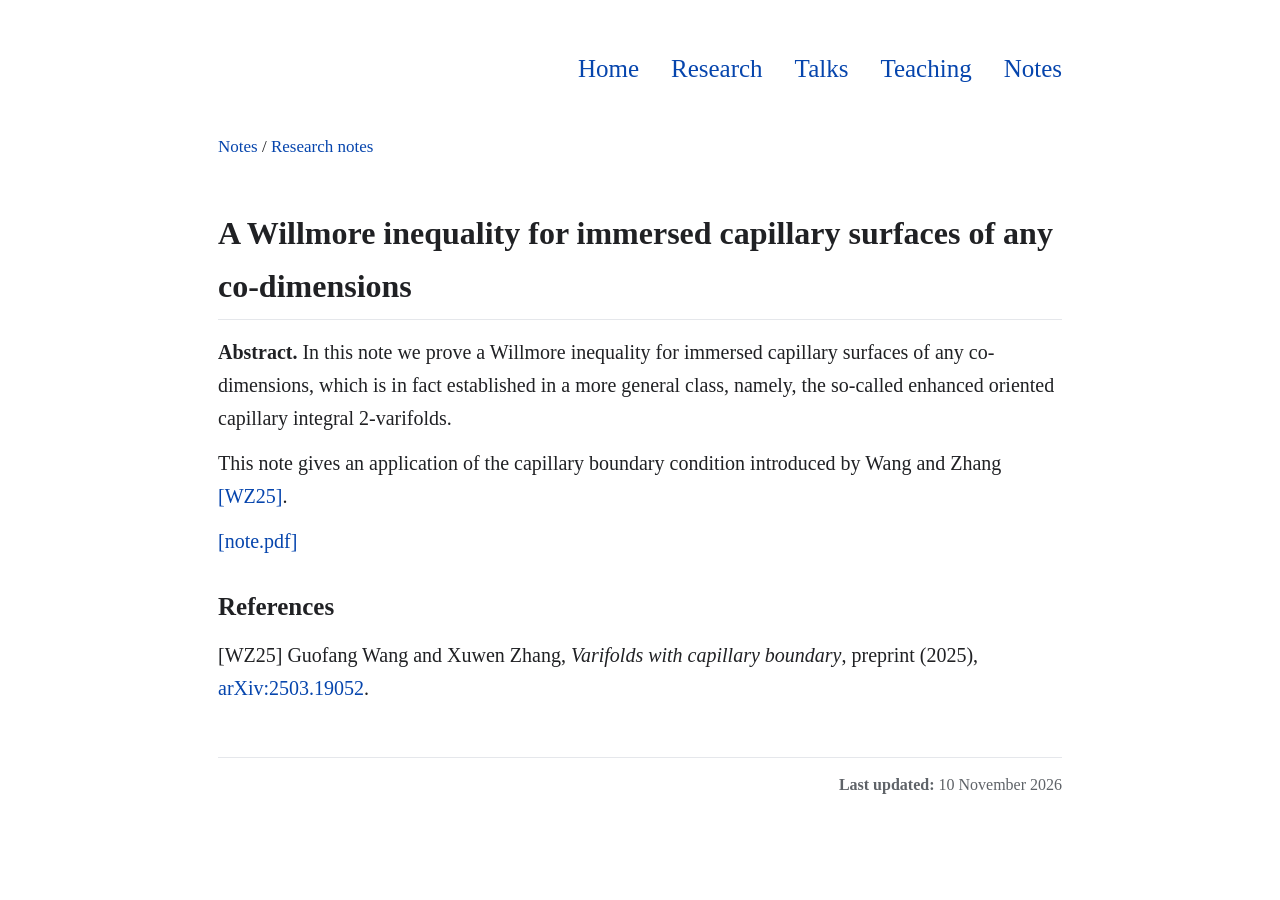
<file: willmore-capillary-notes.html>
<!doctype html>
<html lang="en">
<head>
  <meta charset="utf-8">
  <meta name="viewport" content="width=device-width,initial-scale=1">
  <title>A Willmore inequality for immersed capillary surfaces of any co-dimensions — Xuwen Zhang</title>
  <meta name="description" content="Research notes by Xuwen Zhang on a Willmore inequality for immersed capillary surfaces of any co-dimensions, with the PDF available to read.">
  <link rel="canonical" href="https://xuwenzhang-math.github.io/Homepage/willmore-capillary-notes.html">
  <link rel="stylesheet" href="styles.css?v=15">
</head>
<body>
<main class="wrap">
  <header class="site-header">
    <nav aria-label="Primary navigation"><a href="index.html">Home</a><a href="research.html">Research</a><a href="talks.html">Talks</a><a href="teaching.html">Teaching</a><a href="notes.html">Notes</a></nav>
  </header>
  <p class="small"><a href="notes.html">Notes</a> / <a href="notes.html#research-notes">Research notes</a></p>
  <article aria-labelledby="willmore-title">
    <h2 id="willmore-title">A Willmore inequality for immersed capillary surfaces of any co-dimensions</h2>
    <p><strong>Abstract.</strong> In this note we prove a Willmore inequality for immersed capillary surfaces of any co-dimensions, which is in fact established in a more general class, namely, the so-called enhanced oriented capillary integral 2-varifolds.</p>
    <p>This note gives an application of the capillary boundary condition introduced by Wang and Zhang <a href="#ref-wz25">[WZ25]</a>.</p>
    <p><a href="https://hal.science/hal-05770836">[note.pdf]</a></p>
    <section aria-labelledby="references">
      <h3 id="references">References</h3>
      <p id="ref-wz25">[WZ25] Guofang Wang and Xuwen Zhang, <em>Varifolds with capillary boundary</em>, preprint (2025), <a href="https://arxiv.org/abs/2503.19052">arXiv:2503.19052</a>.</p>
    </section>
  </article>
  <footer class="page-meta"><p><strong>Last updated:</strong> 10 November 2026</p></footer>
</main>
</body>
</html>
</file>
<file: styles.css>
:root{--fg:#202124;--muted:#5f6368;--link:#0645ad;--border:#e5e7eb;--max:900px}
*{box-sizing:border-box}
body{margin:0;background:#fff;color:var(--fg);font-family:'Times New Roman',Times,serif;line-height:1.65;font-size:20px}
a{color:var(--link);text-decoration:none}
a:hover{text-decoration:underline}
.wrap{max-width:var(--max);margin:0 auto;padding:46px 28px 76px}
.home-page{max-width:1120px}
h1{font-size:44px;line-height:1.15;margin:0 0 14px;font-weight:600}
h2{font-size:32px;margin:46px 0 16px;border-bottom:1px solid var(--border);padding-bottom:6px}
h3{font-size:25px;margin:28px 0 10px}
p{margin:12px 0}
.meta{color:var(--muted)}
nav{margin:-4px 0 0;font-size:25px;white-space:nowrap}
nav a{display:inline-block;margin-right:32px;padding:6px 0}
nav a:last-child{margin-right:0}
.site-header{display:flex;flex-wrap:wrap;align-items:flex-start;justify-content:space-between;column-gap:32px;row-gap:14px;margin-bottom:38px}
.site-header h1{margin:0}
.site-header nav{margin-left:auto}
.home-grid{display:grid;grid-template-columns:minmax(0,1fr) 250px;gap:56px;align-items:start}
.home-intro>p:first-child{margin-top:0}
.profile-card{width:100%;justify-self:end}
.profile-photo{display:block;width:210px;max-width:100%;height:auto;margin-inline:auto}
.profile-contact{font-size:18px;line-height:1.45;margin-top:18px}
.profile-contact p{margin:0 0 14px}
.profile-contact a{overflow-wrap:anywhere}
.compact{padding-left:25px}
.compact li{margin:9px 0}
.pubs{padding-left:25px}
.pubs>li{margin:13px 0}
.pub-notes{margin-top:5px;padding-left:28px}
.pub-notes li{margin:3px 0}
.section-links{margin-top:16px}
.section-links a{margin-right:17px}
.notes-categories{margin:0;padding:0}
.notes-categories>section{margin:28px 0}
.notes-categories h3{margin:0 0 6px}
.notes-categories p{margin:0}
.notes-items{list-style:disc;margin:30px 0 0;padding-left:25px}
.notes-items>li{margin:14px 0}
.notes-items p{margin-top:14px}
.notes-subcategory{margin-top:28px}
.notes-subcategory .notes-items{margin-top:14px}
.notes-subcategory h4{font-size:22px;line-height:1.5;margin:0 0 6px}
.math-example{margin-top:30px}
.math-example h4{font-size:22px;line-height:1.4;margin:0 0 18px}
.math-example p{margin:14px 0}
.math-display{max-width:100%;overflow-x:auto;padding:4px 0}
.example-figure{margin:28px 0 0}
.example-figure iframe{display:block;width:100%;height:860px;border:1px solid var(--border)}
.example-figure figcaption{font-size:17px;line-height:1.5;color:var(--muted);margin-top:10px}
.small{font-size:17px}
.nowrap{white-space:nowrap}
.page-meta{margin-top:52px;padding-top:14px;border-top:1px solid var(--border);color:var(--muted);font-size:16px;text-align:right}
.page-meta p{margin:0}
@media(max-width:1000px){.home-grid{grid-template-columns:minmax(0,1fr) 230px;gap:40px}}
@media(max-width:680px){.example-figure iframe{height:850px}}
@media(max-width:480px){.math-example h4{font-size:21px}.math-display{font-size:16px}}
@media(max-width:820px){body{font-size:18px}.wrap{padding:28px 20px 58px}h1{font-size:36px}h2{font-size:28px}h3{font-size:22px}.site-header{flex-direction:column;gap:14px;margin-bottom:28px}.site-header nav{margin-left:0}nav{font-size:22px;margin:0;white-space:normal}nav a{margin:0 20px 8px 0;padding:5px 0}.home-grid{grid-template-columns:1fr;gap:34px}.profile-card{max-width:250px;justify-self:start}.profile-contact{font-size:17px}}
</file>
<file: figures/five-surfaces/style.css>
:root{--ink:#202124;--muted:#5f6368;--line:#e5e7eb;--accent:#27735f}
*{box-sizing:border-box}
body{margin:0;background:#fff;color:var(--ink);font-family:'Times New Roman',Times,serif;line-height:1.45;font-size:16px}
main{max-width:1200px;margin:auto}
button,input{font:inherit}button{cursor:pointer;color:var(--ink);background:#fff;border:1px solid #c8d0d4;border-radius:4px;padding:7px 9px}
button:focus-visible,input:focus-visible{outline:3px solid #0645ad;outline-offset:3px}
.figure-top{display:flex;align-items:center;justify-content:space-between;gap:16px;padding:18px 20px;border-bottom:1px solid var(--line)}
h1{font-size:21px;line-height:1.25;margin:0 0 5px}.figure-top p{font-size:14px;color:var(--muted);margin:0}.quiet-button{font-size:14px;flex-shrink:0}
.figure-body{display:grid;grid-template-columns:minmax(0,1fr) 230px}.plot-wrap{min-width:0}#plot{width:100%;height:570px}
.controls{padding:18px 14px;background:#fafbf9;border-left:1px solid var(--line)}
.control-group{margin:0 0 16px;padding:0 0 14px;border:0;border-bottom:1px solid var(--line)}
.scale-heading{display:flex;align-items:center;justify-content:space-between;gap:5px;font-size:15px;font-weight:bold;margin-bottom:10px}output{font-size:14px;color:var(--accent);white-space:nowrap}
input[type=range]{width:100%;accent-color:var(--accent);cursor:pointer;margin:4px 0}.range-labels{display:flex;justify-content:space-between;font-size:12px;color:var(--muted)}
.help{font-size:13px;color:var(--muted);line-height:1.4;margin:8px 0 0}.limit-button{width:100%;font-size:14px;background:#edf4ee;border-color:#c8dacf;margin-top:10px}
fieldset legend{font-size:15px;font-weight:bold;padding:0;margin-bottom:7px}.surface-toggles label{display:flex;gap:7px;align-items:center;font-size:14px;margin:8px 0;cursor:pointer}.surface-toggles strong{min-width:22px}.surface-toggles label>span:last-child{color:var(--muted);margin-left:auto}
.swatch{display:inline-block;width:10px;height:10px;border-radius:2px;flex-shrink:0}.film{background:#dda348}.pplus{background:#c5656e}.pminus{background:#8a78ac}.cplus{background:#448b75}.cminus{background:#527fa8}
input[type=checkbox]{accent-color:var(--accent);width:14px;height:14px;margin:0;flex-shrink:0}.check-row{font-size:14px;display:flex;align-items:center;gap:7px;margin:9px 0;cursor:pointer}.view-buttons{display:flex;gap:5px;margin-top:12px}.view-buttons button{flex:1;font-size:13px;padding:6px 2px}
.metrics{margin:0}.metrics div{display:flex;justify-content:space-between;align-items:center;gap:5px;margin:8px 0}.metrics dt{font-size:13px;color:var(--muted)}.metrics dd{font-size:14px;margin:0;font-variant-numeric:tabular-nums}
.figure-caption{border-top:1px solid var(--line);display:flex;flex-wrap:wrap;gap:8px 20px;font-size:14px;color:var(--muted);padding:12px 20px}.figure-caption span{display:inline-flex;align-items:center;gap:6px}.line-swatch{display:inline-block;width:16px;height:0;border-top:2px solid}.line-l{border-color:#283e50}.line-g{border-color:#ae7529}
button:disabled,input:disabled{opacity:.5;cursor:default}#fallback{padding:20px 12px;font-size:14px;color:var(--muted)}#fallback img,.static-image{display:block;width:100%;height:auto}[hidden]{display:none!important}
@media(max-width:600px){.figure-top{padding:14px;gap:10px}h1{font-size:19px}.figure-top p{font-size:13px}.quiet-button{font-size:13px;padding:7px}.figure-body{grid-template-columns:1fr}#plot{height:380px}.controls{border-left:0;border-top:1px solid var(--line);display:grid;grid-template-columns:1fr 1fr;gap:14px;padding:15px}.control-group{margin:0}.surface-toggles{grid-column:2;grid-row:1/3}.view-controls{grid-column:1}.metrics{grid-column:1/-1}.metric-help{grid-column:1/-1;margin:0}.figure-caption{padding:12px 14px;font-size:13px}}
@media(max-width:360px){.scale-heading{flex-wrap:wrap}.surface-toggles label{gap:4px;font-size:13px}.check-row{font-size:13px}}
</file>
<file: talks.css>
.talks-intro{margin:0 0 14px;color:var(--muted);font-size:18px}
.topic-index{display:flex;flex-wrap:wrap;gap:8px 24px;margin:0 0 36px;font-size:18px}
.talk-category{margin-top:36px}
.talk-category>h3{margin:0 0 14px;scroll-margin-top:28px}
.talk-topic{border-bottom:1px solid var(--border);scroll-margin-top:24px}
.talk-topic:first-of-type{border-top:1px solid var(--border)}
.talk-topic>summary{display:flex;align-items:baseline;gap:12px;padding:16px 0;list-style:none;cursor:pointer;color:var(--link);font-size:22px;line-height:1.45}
.talk-topic>summary::-webkit-details-marker{display:none}
.talk-topic>summary::before{content:'▸';flex:0 0 14px;font-size:17px;transform-origin:center}
.talk-topic[open]>summary::before{content:'▾'}
.talk-topic>summary:hover span{text-decoration:underline}
.talk-topic>summary:focus-visible,.slide-viewer:focus-visible,.slide-toolbar button:focus-visible,.slide-toolbar input:focus-visible{outline:2px solid var(--link);outline-offset:4px}
.talk-content{padding:0 0 28px 26px}
.talk-content>p:first-child{margin-top:2px}
.talk-abstract a{overflow-wrap:anywhere}
.talk-papers{margin:20px 0 22px;font-size:18px;line-height:1.55}
.talk-papers>p{margin:0 0 6px}
.talk-papers ul{margin:0;padding-left:20px}
.talk-papers li{margin:6px 0}
.paper-meta{font-size:16px;color:var(--muted)}
.talk-venues-label{margin:20px 0 6px;font-size:18px}
.talk-venues{padding-left:20px;margin:0 0 24px;font-size:17px;line-height:1.55;color:var(--muted)}
.talk-venues li{margin:6px 0}
.slide-viewer,.embedded-slides{margin-top:22px;border:1px solid var(--border);background:#fff}
.slide-toolbar{display:flex;flex-wrap:wrap;align-items:center;justify-content:space-between;gap:12px;padding:10px 12px;border-bottom:1px solid var(--border);font-size:16px;line-height:1.5}
.slide-pagination{display:flex;align-items:center;flex-wrap:wrap;gap:12px}
.slide-toolbar button{font:inherit;color:var(--link);background:#fff;border:1px solid #cbd0d7;border-radius:3px;padding:4px 10px;min-height:34px;cursor:pointer}
.slide-toolbar button:disabled{color:#9aa0a6;cursor:default;border-color:var(--border)}
.slide-page-label{display:flex;align-items:center;gap:6px;white-space:nowrap}
.slide-page-label input{width:3.7em;padding:4px 3px;border:1px solid #cbd0d7;border-radius:3px;background:#fff;font:inherit;color:inherit;text-align:center;appearance:textfield}
.slide-page-label input::-webkit-inner-spin-button,.slide-page-label input::-webkit-outer-spin-button{-webkit-appearance:none;margin:0}
.slide-status{margin:0;padding:12px;font-size:16px;color:var(--muted)}
.slide-status[hidden],.slide-stage[hidden]{display:none}
.slide-stage{width:100%;overflow:hidden;background:#fff}
.slide-stage canvas{display:block;width:100%;height:auto}
.slide-status.visually-hidden{position:absolute;width:1px;height:1px;overflow:hidden;clip-path:inset(50%);padding:0;border:0;white-space:nowrap}
.embedded-slides iframe{display:block;width:100%;aspect-ratio:16/11;min-height:320px;border:0;background:#fafafa}
.category-note{margin:0;color:var(--muted);font-size:18px}
@media(max-width:600px){.talk-topic>summary{font-size:20px;gap:8px}.talk-content{padding-left:0}.slide-toolbar{padding:9px 8px;font-size:15px}.slide-pagination{gap:8px}.slide-toolbar button{padding:4px 7px}.topic-index{gap:6px 18px}.embedded-slides iframe{min-height:300px}}
</file>
